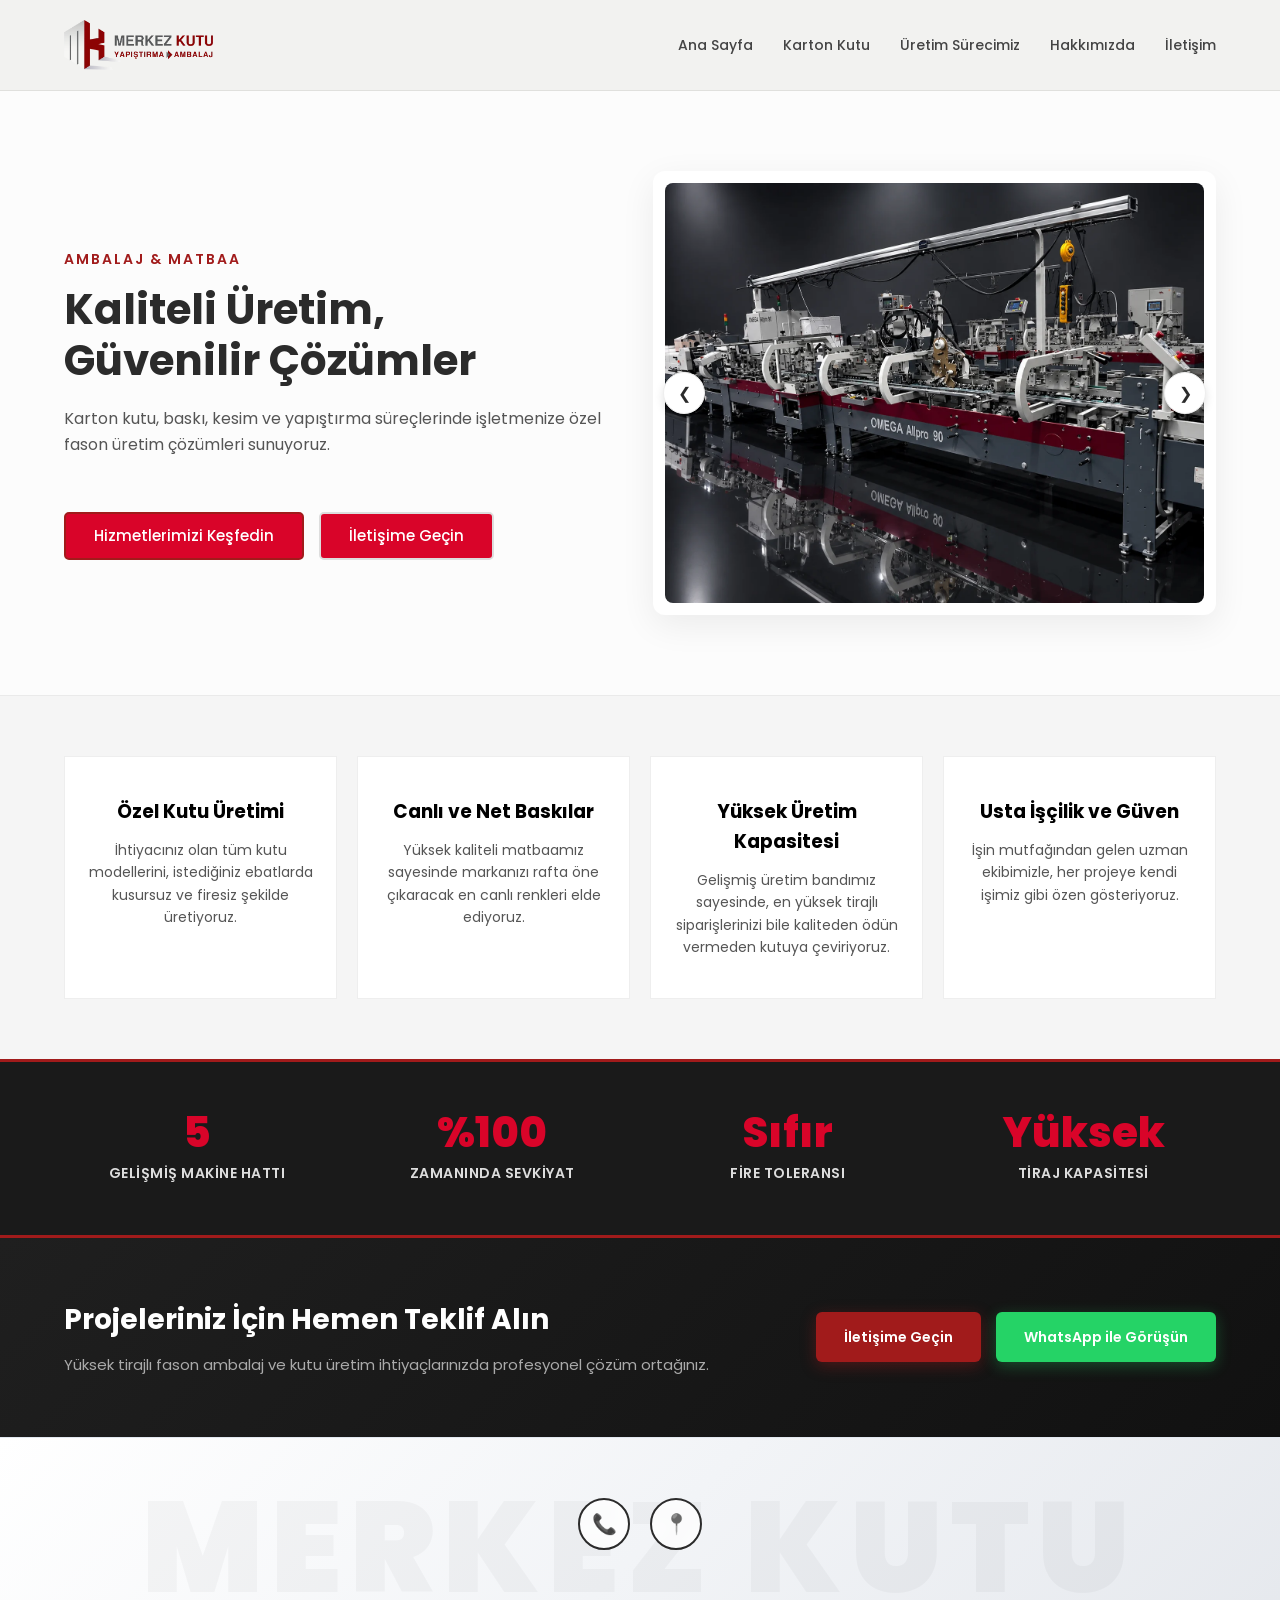
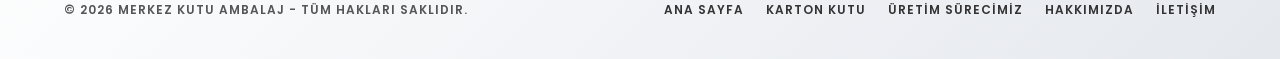
<file: index.html>
<!DOCTYPE html>
<html lang="tr">

<head>
  <meta charset="UTF-8">
  <meta name="viewport" content="width=device-width, initial-scale=1.0">
  <title>Merkez Kutu | Ambalaj & Matbaa</title>

  <link rel="stylesheet" href="css/global.css">
  <link rel="stylesheet" href="css/index.css">

  <link href="https://fonts.googleapis.com/css2?family=Poppins:wght@300;400;500;600;700&display=swap" rel="stylesheet">
</head>
<script src="js/app.js">

</script>

<body>

  <!-- NAVBAR -->
  <header class="navbar">
    <div class="container nav-content">

      <!-- LOGO -->
      <a href="index.html" class="logo">
        <img src="images/optimize/logo_merkez.webp" alt="Merkez Kutu Logo">
      </a>

      <nav>
        <div class="menu-toggle" id="menu-btn">
          ☰
        </div>

        <ul class="nav-links" id="nav-menu">
          <li><a href="index.html">Ana Sayfa</a></li>
          <li><a href="kartonkutu.html">Karton Kutu</a></li>
          <li><a href="uretim.html">Üretim Sürecimiz</a></li>
          <li><a href="hakkimizda.html">Hakkımızda</a></li>
          <li><a href="iletisim.html">İletişim</a></li>
        </ul>
      </nav>

    </div>
  </header>




  <section class="hero-section">
    <div class="container hero-container">

      <!-- Sol Sütun: Metin ve Butonlar -->
      <div class="hero-content">
        <span class="hero-category">AMBALAJ & MATBAA</span>
        <h1 class="hero-title">Kaliteli Üretim,<br>Güvenilir Çözümler</h1>
        <p class="hero-description">
          Karton kutu, baskı, kesim ve yapıştırma süreçlerinde işletmenize özel fason üretim çözümleri sunuyoruz.
        </p>
        <div class="hero-buttons">
          <!-- "Üretim Sürecimiz" sayfasına veya ilgili bölüme yönlendirir -->
          <a href="uretim.html" class="btn hero-btn-primary">Hizmetlerimizi Keşfedin</a>
          <a href="iletisim.html" class="btn hero-btn-outline">İletişime Geçin</a>
        </div>
      </div>

      <!-- Sağ Sütun: Makine Slider -->
      <div class="hero-slider-wrapper">

        <div class="hero-slide active">
          <img src="images/optimize/std90mk.webp" alt="Omega Allpro 90 Yapıştırma Makinesi">
        </div>

        <div class="hero-slide">
          <img src="images/optimize/std110mk.webp" alt="Omega Allpro 110 Yapıştırma Makinesi">
        </div>

        <div class="hero-slide">
          <img src="images/optimize/stdasestat.webp" alt="Asetat Makinesi">
        </div>

        <div class="hero-slide">
          <img src="images/optimize/stdbobs.webp" alt="Asetat Makinesi">
        </div>

        <div class="hero-slide">
          <img src="images/optimize/stdofset.webp" alt="Asetat Makinesi">
        </div>



        <!-- Slider Kontrolleri -->
        <button class="hero-slider-arrow prev-arrow" type="button" aria-label="Önceki Görsel">&#10094;</button>
        <button class="hero-slider-arrow next-arrow" type="button" aria-label="Sonraki Görsel">&#10095;</button>

      </div>
    </div>
  </section>



  <!-- HİZMET BAŞLIKLARI -->
  <section class="categories">
    <div class="container">

      <div class="category-grid">
        <a href="kartonkutu.html" class="feature-card-link">
          <div class="category-card">
            <h3>Özel Kutu Üretimi</h3>
            <p>İhtiyacınız olan tüm kutu modellerini, istediğiniz ebatlarda kusursuz ve firesiz şekilde üretiyoruz.</p>
          </div>
        </a>

        <a href="uretim.html" class="feature-card-link">
          <div class="category-card">
            <h3>Canlı ve Net Baskılar</h3>
            <p>Yüksek kaliteli matbaamız sayesinde markanızı rafta öne çıkaracak en canlı renkleri elde ediyoruz.</p>
          </div>
        </a>

        <a href="uretim.html" class="feature-card-link">
          <div class="category-card">
            <h3>Yüksek Üretim Kapasitesi</h3>
            <p>Gelişmiş üretim bandımız sayesinde, en yüksek tirajlı siparişlerinizi bile kaliteden ödün vermeden kutuya
              çeviriyoruz.
            </p>
          </div>
        </a>

        <a href="hakkimizda.html" class="feature-card-link">
          <div class="category-card">
            <h3>Usta İşçilik ve Güven</h3>
            <p>İşin mutfağından gelen uzman ekibimizle, her projeye kendi işimiz gibi özen gösteriyoruz.</p>
          </div>
        </a>
      </div>

    </div>
  </section>

  <section class="stats-counter-section">
    <div class="container stats-grid">

      <div class="stat-item">
        <span class="stat-number">5</span>
        <span class="stat-label">Gelişmiş Makine Hattı</span>
      </div>

      <div class="stat-item">
        <span class="stat-number">%100</span>
        <span class="stat-label">Zamanında Sevkiyat</span>
      </div>

      <div class="stat-item">
        <span class="stat-number">Sıfır</span>
        <span class="stat-label">Fire Toleransı</span>
      </div>

      <div class="stat-item">
        <span class="stat-number">Yüksek</span>
        <span class="stat-label">Tiraj Kapasitesi</span>
      </div>

    </div>
  </section>

  <!-- 4. MADDE: DİNAMİK HIZLI TEKLİF & WHATSAPP CTA ŞERİDİ -->
  <section class="cta-banner-section">
    <div class="container cta-banner-content">
      <div class="cta-text">
        <h2>Projeleriniz İçin Hemen Teklif Alın</h2>
        <p>Yüksek tirajlı fason ambalaj ve kutu üretim ihtiyaçlarınızda profesyonel çözüm ortağınız.</p>
      </div>
      <div class="cta-buttons">
        <a href="iletisim.html" class="cta-btn-primary">İletişime Geçin</a>
        <a href="https://wa.me/905321797157" target="_blank" class="cta-btn-whatsapp">WhatsApp ile Görüşün</a>
      </div>
    </div>
  </section>

  <!-- MERKEZ KUTU'YA ÖZEL MODERN & MİNİMALİST FOOTER -->
  <footer class="custom-minimal-footer">

    <!-- Arka Plan Dev Filigran Yazısı -->
    <div class="footer-watermark">MERKEZ KUTU</div>

    <div class="container footer-content-wrapper">

      <!-- Ortadaki İletişim / Sosyal İkonlar -->
      <div class="footer-social-icons">

        <a href="tel:+905321797157" class="icon-circle" title="Bizi Arayın">
          <span class="icon">📞</span>
        </a>
        <a href="https://maps.app.goo.gl/C3YtiwwTtR3VLSMp7" target="_blank" class="icon-circle" title="Konum">
          <span class="icon">📍</span>
        </a>
      </div>

      <!-- Alt Bilgi ve Linkler Şeridi -->
      <div class="footer-bottom-row">

        <!-- Sol: Telif Hakkı -->
        <div class="footer-copyright">
          © 2026 MERKEZ KUTU AMBALAJ - TÜM HAKLARI SAKLIDIR.
        </div>

        <!-- Sağ: Hızlı Menü -->
        <nav class="footer-nav-links">
          <a href="index.html">ANA SAYFA</a>
          <a href="kartonkutu.html">KARTON KUTU</a>
          <a href="uretim.html">ÜRETİM SÜRECİMİZ</a>
          <a href="hakkimizda.html">HAKKIMIZDA</a>
          <a href="iletisim.html">İLETİŞİM</a>
        </nav>

      </div>

    </div>
  </footer>


  <script>
    document.addEventListener("DOMContentLoaded", function () {
      const slides = document.querySelectorAll(".slide");
      const prevBtn = document.querySelector(".prev-arrow");
      const nextBtn = document.querySelector(".next-arrow");

      // Başlangıçta gösterilecek slaytın sırası (0 = ilk slayt)
      let currentIndex = 0;

      function showSlide(index) {
        // Tüm slaytlardan görünürlük sınıfını kaldır
        slides.forEach(slide => slide.classList.remove("active"));
        // Sadece sırası gelen slayta görünürlük sınıfını ekle
        slides[index].classList.add("active");
      }

      // Ok butonları ve slaytlar sayfada varsa tıklama olaylarını başlat
      if (nextBtn && prevBtn && slides.length > 0) {

        // Sağ ok - Sonraki Slayt
        nextBtn.addEventListener("click", function () {
          currentIndex = (currentIndex + 1) % slides.length;
          showSlide(currentIndex);
        });

        // Sol ok - Önceki Slayt
        prevBtn.addEventListener("click", function () {
          currentIndex = (currentIndex - 1 + slides.length) % slides.length;
          showSlide(currentIndex);
        });
      }
    });
  </script>




</body>

</html>
</file>
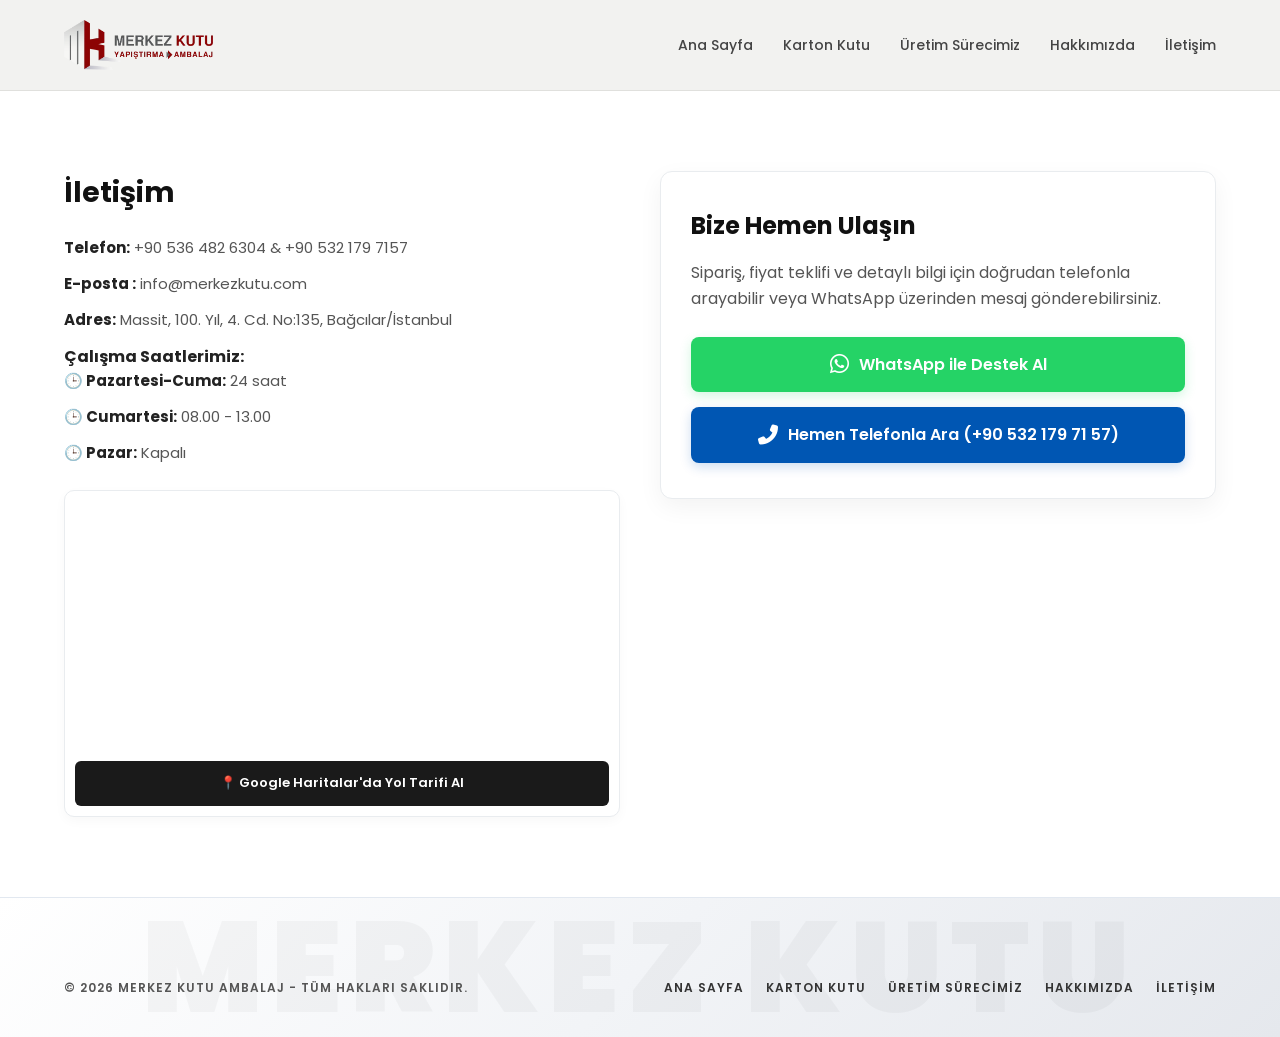
<file: iletisim.html>
<!DOCTYPE html>
<html lang="tr">

<head>
  <meta charset="UTF-8">
  <meta name="viewport" content="width=device-width, initial-scale=1.0">
  <title>İletişim | Merkez Kutu</title>
  <link rel="stylesheet" href="css/global.css">
  <link rel="stylesheet" href="css/iletisim.css">
  <link href="https://fonts.googleapis.com/css2?family=Poppins:wght@300;400;500;600;700&display=swap" rel="stylesheet">
  <!-- WhatsApp ve Telefon ikonları için FontAwesome kütüphanesi -->
  <link rel="stylesheet" href="https://cdnjs.cloudflare.com/ajax/libs/font-awesome/6.4.0/css/all.min.css">
</head>

<body>
  <header class="navbar">
    <div class="container nav-content">
      <a href="index.html" class="logo">
        <img src="images/optimize/logo_merkez.webp" alt="Merkez Kutu Logo">
      </a>
      <nav>
        <div class="menu-toggle" id="menu-btn">
          ☰
        </div>
        <ul class="nav-links" id="nav-menu">
          <li><a href="index.html">Ana Sayfa</a></li>
          <li><a href="kartonkutu.html">Karton Kutu</a></li>
          <li><a href="uretim.html">Üretim Sürecimiz</a></li>
          <li><a href="hakkimizda.html">Hakkımızda</a></li>
          <li><a href="iletisim.html">İletişim</a></li>
        </ul>
      </nav>
    </div>
  </header>

  <section class="contact-page">
    <div class="container contact-grid">

      <!-- SOL TARAF: İLETİŞİM BİLGİLERİ VE HARİTA -->
      <div class="contact-info">
        <h1>İletişim</h1>
        <p><strong>Telefon:</strong>
          <a href="tel:+905364826304" style="color: inherit; text-decoration: none;">+90 536 482 6304</a> &
          <a href="tel:+905321797157" style="color: inherit; text-decoration: none;">+90 532 179 7157</a>
        </p>
        <p><strong>E-posta :</strong> info@merkezkutu.com</p>
        <p><strong>Adres:</strong> Massit, 100. Yıl, 4. Cd. No:135, Bağcılar/İstanbul</p>
        <strong>Çalışma Saatlerimiz:</strong>
        <p><strong>🕒 Pazartesi-Cuma:</strong> 24 saat</p>
        <p><strong>🕒 Cumartesi:</strong> 08.00 - 13.00</p>
        <p><strong>🕒 Pazar:</strong> Kapalı</p>

        <!-- HARİTA & YOL TARİFİ -->
        <div class="map-wrapper">
          <div class="map">
            <iframe
              src="https://www.google.com/maps/embed?pb=!1m18!1m12!1m3!1d3008.3492017328244!2d28.845393183282354!3d41.06135894228082!2m3!1f0!2f0!3f0!3m2!1i1024!2i768!4f13.1!3m3!1m2!1s0x14caa550d03d4215%3A0x1f77fd8eadb097ad!2zTWFzc2l0LCAxMDAuIFnEsWwsIDQuIENkLiBObzoxMzUsIDM0MjE4IEJhxJ9jxLFsYXIvxLBzdGFuYnVs!5e0!3m2!1str!2str!4v1793129519367!5m2!1str!2str"
              width="100%" height="250" style="border:0;" allowfullscreen="" loading="lazy"
              referrerpolicy="strict-origin-when-cross-origin">
            </iframe>
          </div>
          <!-- Google Maps Yol Tarifi Butonu -->
          <a href="https://maps.app.goo.gl/S49PDVV7nP7Pi7ia8" target="_blank" class="directions-btn">
            📍 Google Haritalar'da Yol Tarifi Al
          </a>
        </div>
      </div> <!-- /.contact-info -->

      <!-- SAĞ TARAF: HIZLI İLETİŞİM (WHATSAPP & TELEFON BUTONLARI) -->
      <div class="contact-form-wrapper">
        <div class="contact-form">
          <h2>Bize Hemen Ulaşın</h2>
          <p style="margin-bottom: 25px; color: #555;">Sipariş, fiyat teklifi ve detaylı bilgi için doğrudan telefonla
            arayabilir veya WhatsApp üzerinden mesaj gönderebilirsiniz.</p>

          <div class="quick-contact-buttons" style="display: flex; flex-direction: column; gap: 15px;">
            <!-- WhatsApp 1 -->
            <a href="https://wa.me/905364826304?text=Merhaba,%20web%20sitenizden%20ula%C5%9F%C4%B1yorum.%20Bilgi%20almak%20istiyorum."
              target="_blank" class="whatsapp-btn"
              style="background-color: #25d366; color: white; padding: 15px 20px; border-radius: 8px; text-decoration: none; font-weight: 600; display: flex; align-items: center; justify-content: center; gap: 10px; font-size: 16px; transition: 0.3s;">
              <i class="fab fa-whatsapp" style="font-size: 22px;"></i> WhatsApp ile Destek Al
            </a>

            <!-- Telefon Arama -->
            <a href="tel:+905364826304" class="phone-btn"
              style="background-color: #0056b3; color: white; padding: 15px 20px; border-radius: 8px; text-decoration: none; font-weight: 600; display: flex; align-items: center; justify-content: center; gap: 10px; font-size: 16px; transition: 0.3s;">
              <i class="fas fa-phone-alt" style="font-size: 20px;"></i> Hemen Telefonla Ara (+90 532 179 71 57)
            </a>

            <!-- Telefon Arama 2 -->

          </div>
        </div>
      </div>

    </div>
  </section>

  <!-- FOOTER (Esnek & Ortak) -->
  <footer class="custom-minimal-footer">
    <!-- Arka plan dev filigran yazı (global.css ile çalışır) -->
    <div class="footer-watermark">MERKEZ KUTU</div>

    <div class="container footer-content-wrapper">
      <!-- Alt Satır (Telif Hakkı ve Sayfa Linkleri) -->
      <div class="footer-bottom-row">
        <div class="footer-copyright">© 2026 MERKEZ KUTU AMBALAJ - TÜM HAKLARI SAKLIDIR.</div>
        <nav class="footer-nav-links">
          <a href="index.html">ANA SAYFA</a>
          <a href="kartonkutu.html">KARTON KUTU</a>
          <a href="uretim.html">ÜRETİM SÜRECİMİZ</a>
          <a href="hakkimizda.html">HAKKIMIZDA</a>
          <a href="iletisim.html">İLETİŞİM</a>
        </nav>
      </div>
    </div>
  </footer>

  <!-- JavaScript Dosyaları -->
  <script src="js/app.js"></script>
</body>

</html>
</file>
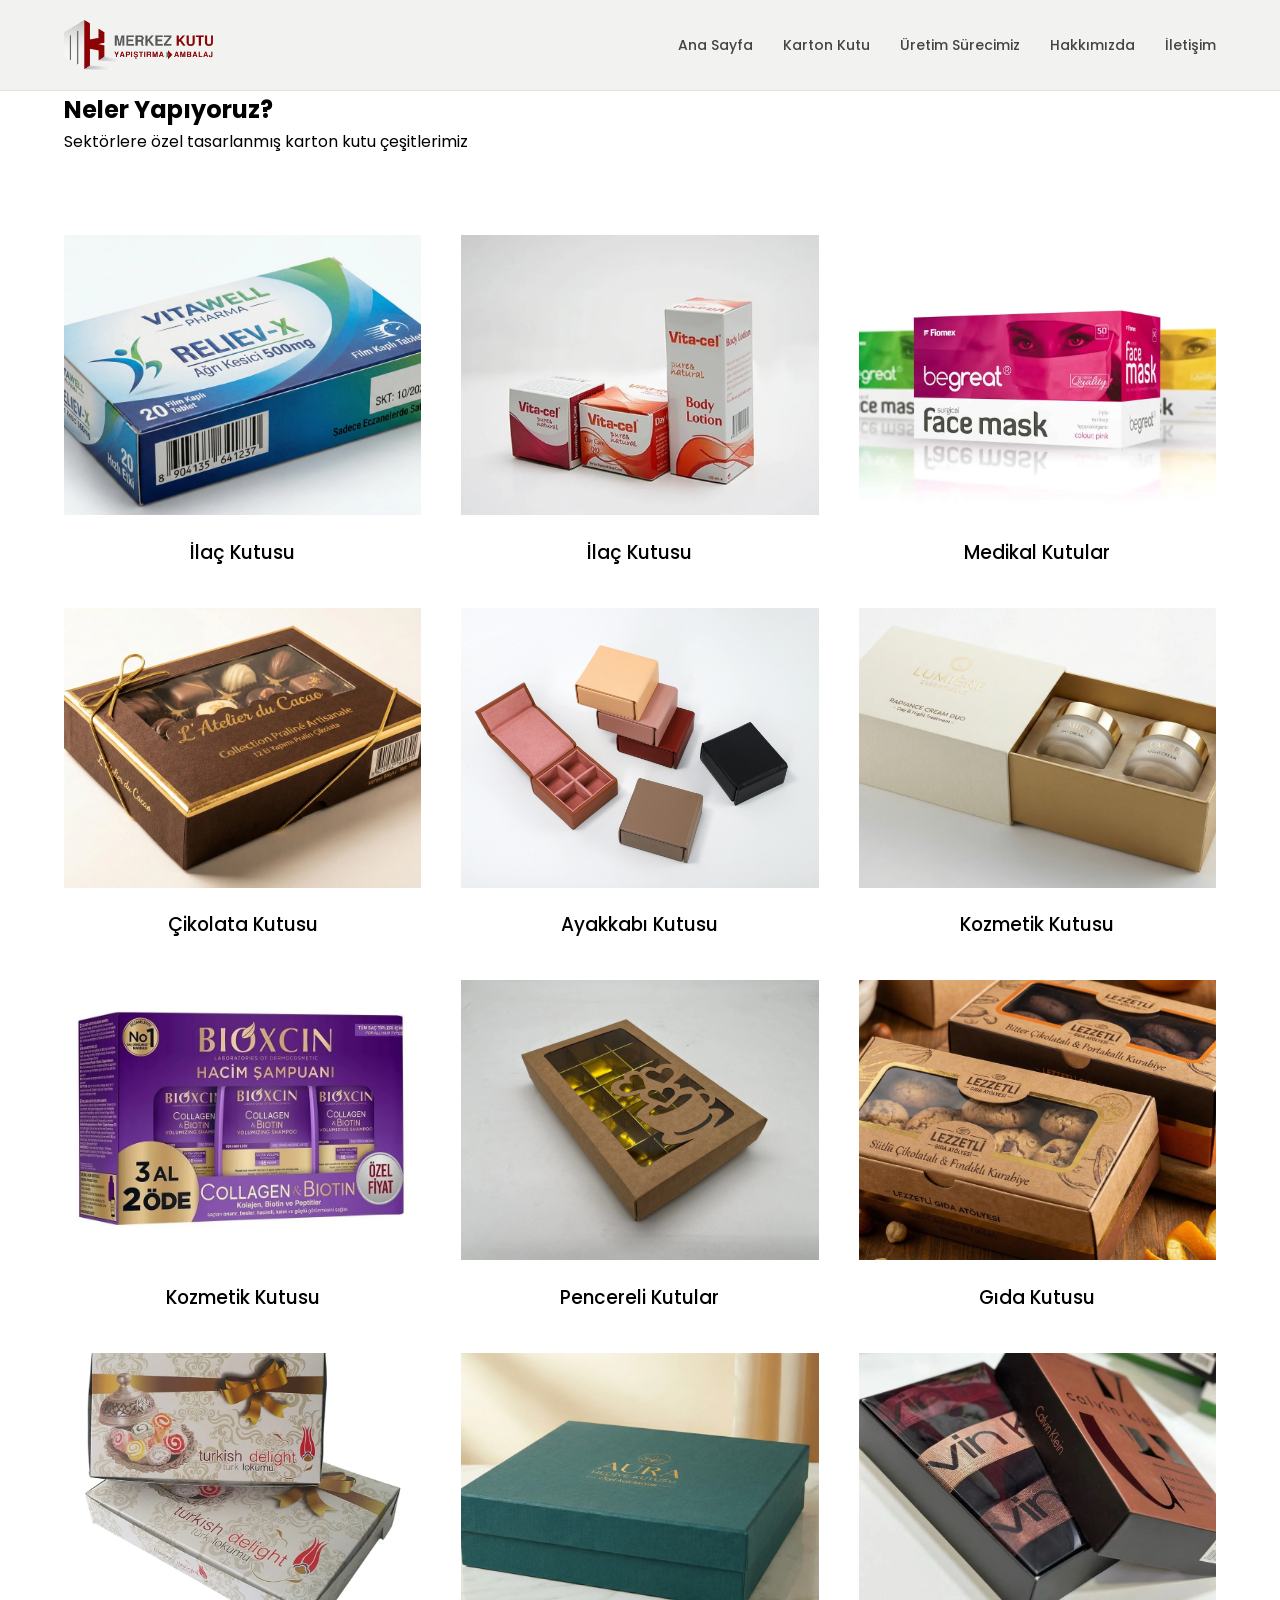
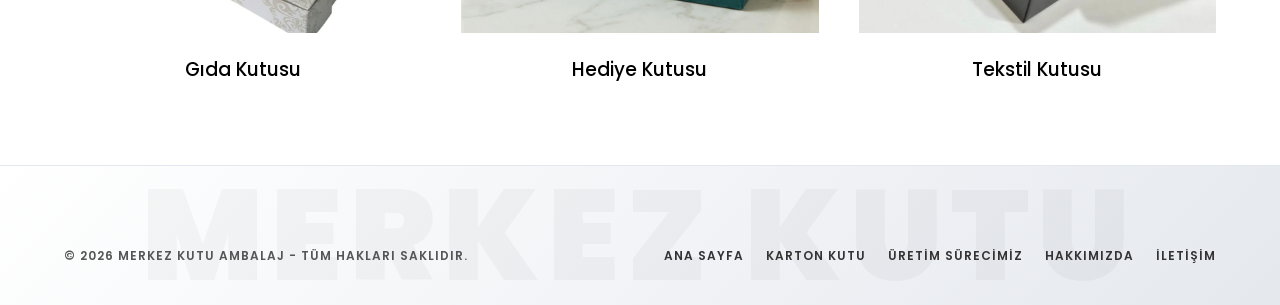
<file: kartonkutu.html>
<!DOCTYPE html>
<html lang="tr">

<head>
  <meta charset="UTF-8">
  <meta name="viewport" content="width=device-width, initial-scale=1.0">
  <title>Karton Kutu | Merkez Kutu</title>
  <link rel="stylesheet" href="css/global.css">
  <link rel="stylesheet" href="css/kartonkutu.css">
  <link href="https://fonts.googleapis.com/css2?family=Poppins:wght@300;400;500;600;700&display=swap" rel="stylesheet">
</head>
<script src="js/app.js"></script>

<body>

  <header class="navbar">
    <div class="container nav-content">
      <a href="index.html" class="logo">
        <img src="images/optimize/logo_merkez.webp" alt="Merkez Kutu Logo">
      </a>
      <nav>
        <div class="menu-toggle" id="menu-btn"> <!-- menü butonu -->
          ☰
        </div>
        <ul class="nav-links" id="nav-menu">
          <li><a href="index.html">Ana Sayfa</a></li>
          <li><a href="kartonkutu.html">Karton Kutu</a></li>
          <li><a href="uretim.html">Üretim Sürecimiz</a></li>
          <li><a href="hakkimizda.html">Hakkımızda</a></li>
          <li><a href="iletisim.html">İletişim</a></li>
        </ul>
      </nav>
    </div>
  </header>

  <section class="page-hero">
    <div class="container">
      <h1>Neler Yapıyoruz?</h1>
      <p>Sektörlere özel tasarlanmış karton kutu çeşitlerimiz</p>
    </div>
  </section>

  <section class="catalog-section">
    <div class="container">

      <div class="catalog-grid">

        <div class="catalog-item">
          <img src="images/optimize/ilaç-kutusu.webp" alt="İlaç Kutusu">
          <h3>İlaç Kutusu</h3>
        </div>

        <div class="catalog-item">
          <img src="images/optimize/ilaç-kutusu1.webp" alt="İlaç Kutusu">
          <h3>İlaç Kutusu</h3>
        </div>

        <div class="catalog-item">
          <img src="images/optimize/maskekutusu.webp" alt="Medikal Kutular">
          <h3>Medikal Kutular</h3>
        </div>

        <div class="catalog-item">
          <img src="images/optimize/çikolatakutusu.webp" alt="Çikolata Kutusu">
          <h3>Çikolata Kutusu</h3>
        </div>

        <div class="catalog-item">
          <img src="images/optimize/hediyelikutu.webp" alt="Hediyelik Kutu">
          <h3>Ayakkabı Kutusu</h3>
        </div>

        <div class="catalog-item">
          <img src="images/optimize/kozmetik.webp" alt="Kozmetik Kutusu">
          <h3>Kozmetik Kutusu</h3>
        </div>

        <div class="catalog-item">
          <img src="images/optimize/bioxcin1kutusu.webp" alt="Kozmetik Kutusu">
          <h3>Kozmetik Kutusu</h3>
        </div>

        <div class="catalog-item">
          <img src="images/optimize/pencerelikutu.webp" alt="Pencereli Kutular">
          <h3>Pencereli Kutular</h3>
        </div>

        <div class="catalog-item">
          <img src="images/optimize/gıdakutusu.webp" alt="Gıda Kutusu">
          <h3>Gıda Kutusu</h3>
        </div>

        <div class="catalog-item">
          <img src="images/optimize/lokum1kutusu.webp" alt="Gıda Kutusu">
          <h3>Gıda Kutusu</h3>
        </div>

        <div class="catalog-item">
          <img src="images/optimize/hediyelikkutu.webp" alt="Hediye Kutusu">
          <h3>Hediye Kutusu</h3>
        </div>

        <div class="catalog-item">
          <img src="images/optimize/boxerkutusu.webp" alt="Tekstil Kutusu">
          <h3>Tekstil Kutusu</h3>
        </div>





      </div>

    </div>
  </section>

  <footer class="custom-minimal-footer">
    <div class="footer-watermark">MERKEZ KUTU</div>
    <div class="container footer-content-wrapper">

      <div class="footer-bottom-row">
        <div class="footer-copyright">© 2026 MERKEZ KUTU AMBALAJ - TÜM HAKLARI SAKLIDIR.</div>
        <nav class="footer-nav-links">
          <a href="index.html">ANA SAYFA</a>
          <a href="kartonkutu.html">KARTON KUTU</a>
          <a href="uretim.html">ÜRETİM SÜRECİMİZ</a>
          <a href="hakkimizda.html">HAKKIMIZDA</a>
          <a href="iletisim.html">İLETİŞİM</a>
        </nav>
      </div>
    </div>
  </footer>
</body>

</html>
</file>
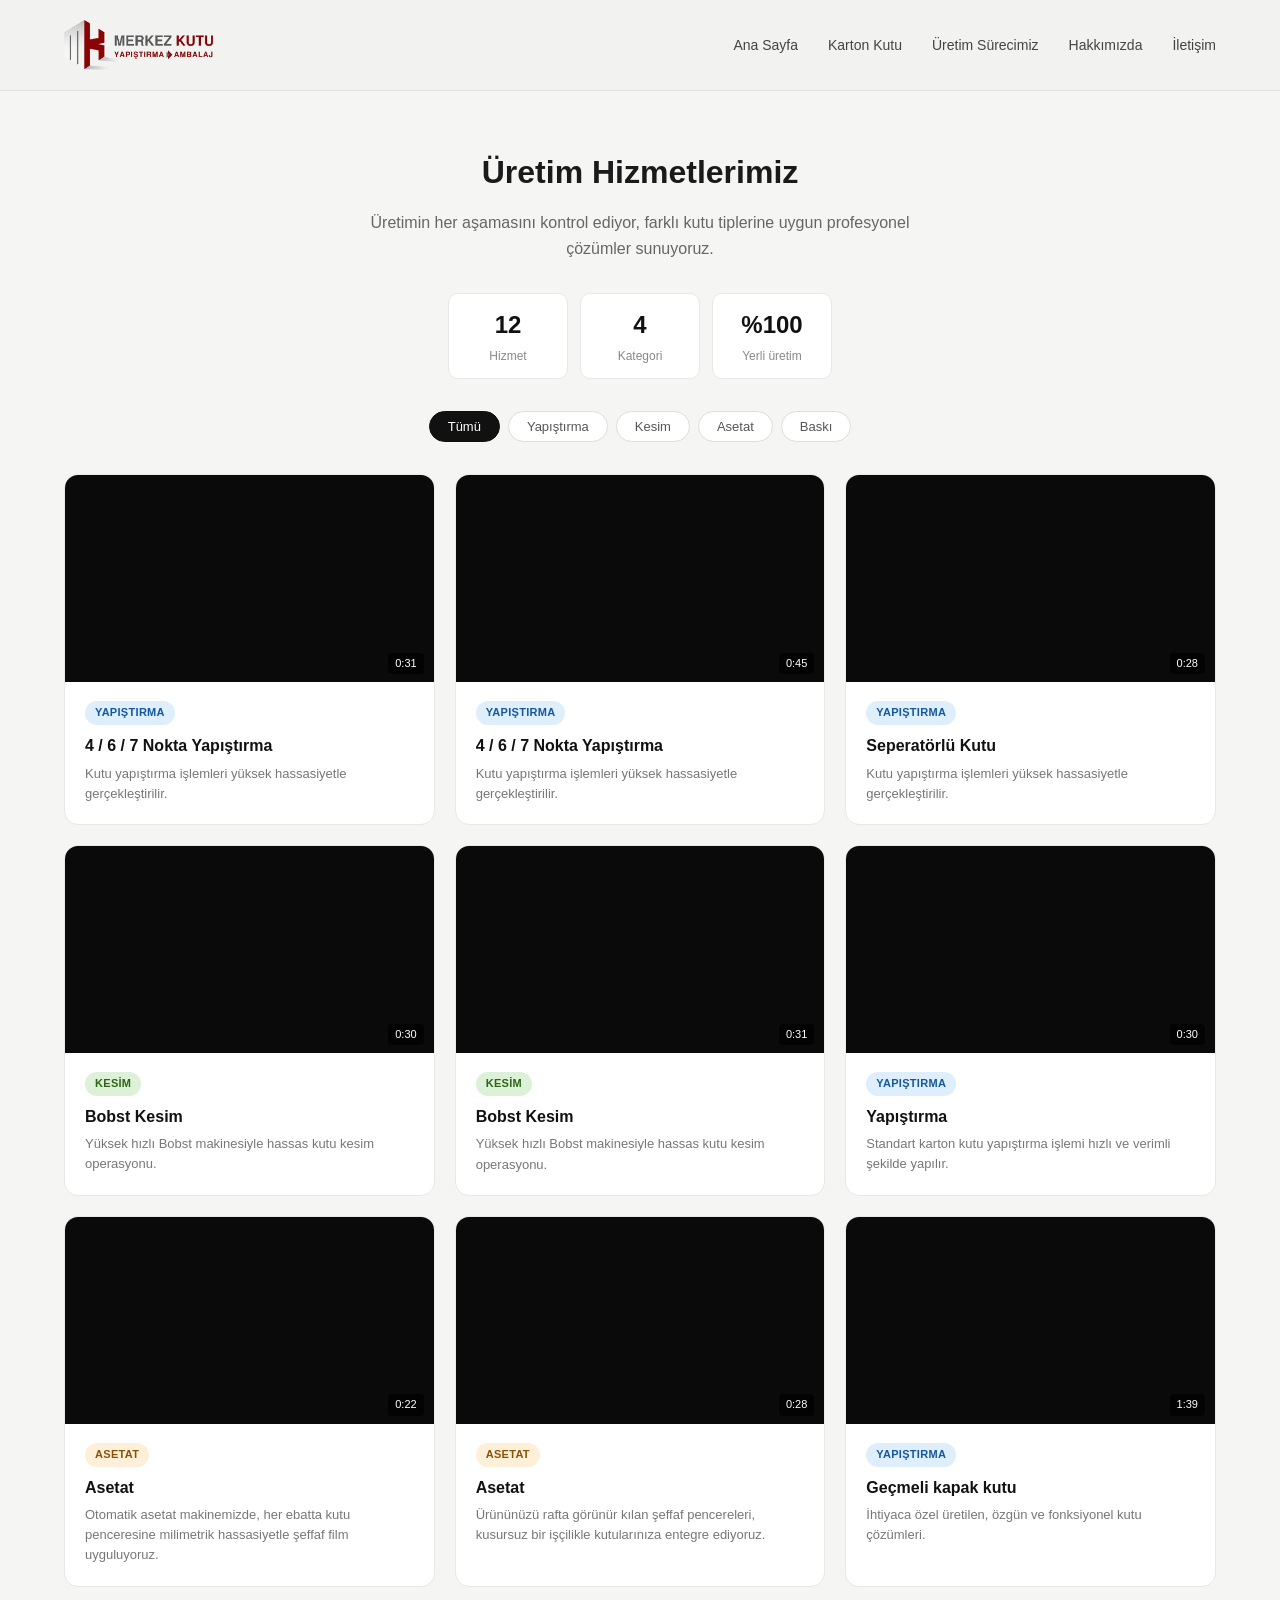
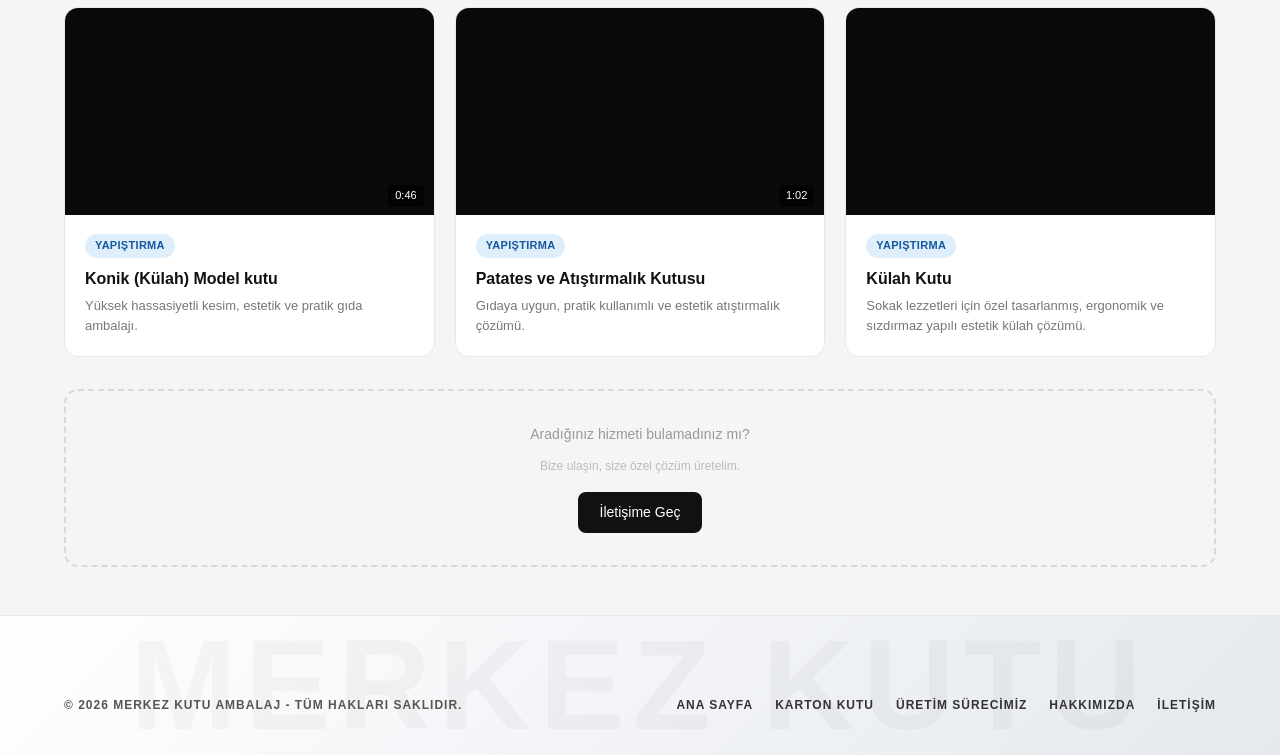
<file: uretim.html>
<!DOCTYPE html>
<html lang="tr">

<head>
  <meta charset="UTF-8" />
  <meta name="viewport" content="width=device-width, initial-scale=1.0" />
  <title>Üretim Sürecimiz – Merkez Kutu</title>
  <link rel="stylesheet" href="css/global.css" />
  <link rel="stylesheet" href="css/uretim.css">
  <link href="https://fonts.googleapis.com/css2?family=Poppins:wght@300;400;500;600;700&display=swap" rel="stylesheet">
</head>

<body>

  <!-- NAV -->
  <header class="navbar">
    <div class="container nav-content">

      <a href="index.html" class="logo">
        <img src="images/optimize/logo_merkez.webp" alt="Merkez Kutu Logo">
      </a>

      <nav>
        <div class="menu-toggle" id="menu-btn"> <!-- menü butonu -->
          ☰
        </div>
        <ul class="nav-links" id="nav-menu">
          <li><a href="index.html">Ana Sayfa</a></li>
          <li><a href="kartonkutu.html">Karton Kutu</a></li>
          <li><a href="uretim.html">Üretim Sürecimiz</a></li>
          <li><a href="hakkimizda.html">Hakkımızda</a></li>
          <li><a href="iletisim.html">İletişim</a></li>
        </ul>
      </nav>
    </div>
  </header>

  <!-- HERO -->
  <section class="hero">
    <h1>Üretim Hizmetlerimiz</h1>
    <p>Üretimin her aşamasını kontrol ediyor, farklı kutu tiplerine uygun profesyonel çözümler sunuyoruz.</p>
  </section>

  <!-- STATS -->
  <div class="stats">
    <div class="stat">
      <div class="num" id="visible-count">12</div>
      <div class="lbl">Hizmet</div>
    </div>
    <div class="stat">
      <div class="num">4</div>
      <div class="lbl">Kategori</div>
    </div>
    <div class="stat">
      <div class="num">%100</div>
      <div class="lbl">Yerli üretim</div>
    </div>
  </div>

  <!-- FILTERS -->
  <div class="filters">
    <button class="filter-btn active" data-filter="all">Tümü</button>
    <button class="filter-btn" data-filter="yapistirma">Yapıştırma</button>
    <button class="filter-btn" data-filter="kesim">Kesim</button>
    <button class="filter-btn" data-filter="asetat">Asetat</button>
    <button class="filter-btn" data-filter="baski">Baskı</button>
  </div>

  <!-- VIDEO GRID -->
  <div class="grid" id="video-grid">

    <!-- KART 1 -->
    <article class="video-card" data-cat="yapistirma">
      <div class="video-thumb">
        <iframe width="100%" height="100%" src="https://www.youtube.com/embed/MbU97jxXKBU" loading="lazy"
          title="4 / 6 / 7 Nokta Yapıştırma" frameborder="0"
          allow="accelerometer; autoplay; clipboard-write; encrypted-media; gyroscope; picture-in-picture; web-share"
          referrerpolicy="strict-origin-when-cross-origin" allowfullscreen>
        </iframe>
        <span class="duration">0:31</span>
      </div>
      <div class="card-body">
        <span class="card-tag tag-yapistirma">Yapıştırma</span>
        <div class="card-title">4 / 6 / 7 Nokta Yapıştırma</div>
        <div class="card-desc">Kutu yapıştırma işlemleri yüksek hassasiyetle gerçekleştirilir.</div>
      </div>
    </article>

    <!-- KART 2 -->
    <article class="video-card" data-cat="yapistirma">
      <div class="video-thumb">
        <iframe width="100%" height="100%" src="https://www.youtube.com/embed/zxz-Ow8r59o" loading="lazy"
          title="4 / 6 / 7 Nokta Yapıştırma" frameborder="0"
          allow="accelerometer; autoplay; clipboard-write; encrypted-media; gyroscope; picture-in-picture; web-share"
          referrerpolicy="strict-origin-when-cross-origin" allowfullscreen>
        </iframe>
        <span class="duration">0:45</span>
      </div>
      <div class="card-body">
        <span class="card-tag tag-yapistirma">Yapıştırma</span>
        <div class="card-title">4 / 6 / 7 Nokta Yapıştırma</div>
        <div class="card-desc">Kutu yapıştırma işlemleri yüksek hassasiyetle gerçekleştirilir.</div>
      </div>
    </article>

    <!-- KART 3 -->
    <article class="video-card" data-cat="yapistirma">
      <div class="video-thumb">
        <iframe width="100%" height="100%" src="https://www.youtube.com/embed/F-qo0UvUx2w" loading="lazy"
          title="Seperatörlü Kutu" frameborder="0"
          allow="accelerometer; autoplay; clipboard-write; encrypted-media; gyroscope; picture-in-picture; web-share"
          referrerpolicy="strict-origin-when-cross-origin" allowfullscreen>
        </iframe>
        <span class="duration">0:28</span>
      </div>
      <div class="card-body">
        <span class="card-tag tag-yapistirma">Yapıştırma</span>
        <div class="card-title">Seperatörlü Kutu</div>
        <div class="card-desc">Kutu yapıştırma işlemleri yüksek hassasiyetle gerçekleştirilir.</div>
      </div>
    </article>

    <!-- KART 4 -->
    <article class="video-card" data-cat="kesim">
      <div class="video-thumb">
        <iframe width="100%" height="100%" src="https://www.youtube.com/embed/Dzd57GaunBI" loading="lazy"
          title="Bobst Kesim" frameborder="0"
          allow="accelerometer; autoplay; clipboard-write; encrypted-media; gyroscope; picture-in-picture; web-share"
          referrerpolicy="strict-origin-when-cross-origin" allowfullscreen>
        </iframe>
        <span class="duration">0:30</span>
      </div>
      <div class="card-body">
        <span class="card-tag tag-kesim">Kesim</span>
        <div class="card-title">Bobst Kesim</div>
        <div class="card-desc">Yüksek hızlı Bobst makinesiyle hassas kutu kesim operasyonu.</div>
      </div>
    </article>

    <!-- KART 5 -->
    <article class="video-card" data-cat="kesim">
      <div class="video-thumb">
        <iframe width="100%" height="100%" src="https://www.youtube.com/embed/7MV2R4rFgTg" loading="lazy"
          title="Bobst Kesim" frameborder="0"
          allow="accelerometer; autoplay; clipboard-write; encrypted-media; gyroscope; picture-in-picture; web-share"
          referrerpolicy="strict-origin-when-cross-origin" allowfullscreen>
        </iframe>
        <span class="duration">0:31</span>
      </div>
      <div class="card-body">
        <span class="card-tag tag-kesim">Kesim</span>
        <div class="card-title">Bobst Kesim</div>
        <div class="card-desc">Yüksek hızlı Bobst makinesiyle hassas kutu kesim operasyonu.</div>
      </div>
    </article>

    <!-- KART 6 -->
    <article class="video-card" data-cat="yapistirma">
      <div class="video-thumb">
        <iframe width="100%" height="100%" src="https://www.youtube.com/embed/-s_CL6GShGk" loading="lazy"
          title="Yapıştırma" frameborder="0"
          allow="accelerometer; autoplay; clipboard-write; encrypted-media; gyroscope; picture-in-picture; web-share"
          referrerpolicy="strict-origin-when-cross-origin" allowfullscreen>
        </iframe>
        <span class="duration">0:30</span>
      </div>
      <div class="card-body">
        <span class="card-tag tag-yapistirma">Yapıştırma</span>
        <div class="card-title">Yapıştırma</div>
        <div class="card-desc">Standart karton kutu yapıştırma işlemi hızlı ve verimli şekilde yapılır.</div>
      </div>
    </article>

    <!-- KART 7 -->
    <article class="video-card" data-cat="asetat">
      <div class="video-thumb">
        <iframe width="100%" height="100%" src="https://www.youtube.com/embed/GiWan0jOER8" loading="lazy" title="Asetat"
          frameborder="0"
          allow="accelerometer; autoplay; clipboard-write; encrypted-media; gyroscope; picture-in-picture; web-share"
          referrerpolicy="strict-origin-when-cross-origin" allowfullscreen>
        </iframe>
        <span class="duration">0:22</span>
      </div>
      <div class="card-body">
        <span class="card-tag tag-asetat">Asetat</span>
        <div class="card-title">Asetat</div>
        <div class="card-desc">Otomatik asetat makinemizde, her ebatta kutu penceresine milimetrik hassasiyetle şeffaf
          film uyguluyoruz.</div>
      </div>
    </article>

    <!-- KART 8 -->
    <article class="video-card" data-cat="asetat">
      <div class="video-thumb">
        <iframe width="100%" height="100%" src="https://www.youtube.com/embed/tJneQWLI82Q" loading="lazy" title="Asetat"
          frameborder="0"
          allow="accelerometer; autoplay; clipboard-write; encrypted-media; gyroscope; picture-in-picture; web-share"
          referrerpolicy="strict-origin-when-cross-origin" allowfullscreen>
        </iframe>
        <span class="duration">0:28</span>
      </div>
      <div class="card-body">
        <span class="card-tag tag-asetat">Asetat</span>
        <div class="card-title">Asetat</div>
        <div class="card-desc">Ürününüzü rafta görünür kılan şeffaf pencereleri, kusursuz bir işçilikle kutularınıza
          entegre ediyoruz.</div>
      </div>
    </article>

    <!-- KART 9 -->
    <article class="video-card" data-cat="yapistirma">
      <div class="video-thumb">
        <iframe width="100%" height="100%" src="https://www.youtube.com/embed/spcs-NCd8-k" loading="lazy"
          title="Geçmeli kapak kutu" frameborder="0"
          allow="accelerometer; autoplay; clipboard-write; encrypted-media; gyroscope; picture-in-picture; web-share"
          referrerpolicy="strict-origin-when-cross-origin" allowfullscreen>
        </iframe>
        <span class="duration">1:39</span>
      </div>
      <div class="card-body">
        <span class="card-tag tag-yapistirma">Yapıştırma</span>
        <div class="card-title">Geçmeli kapak kutu</div>
        <div class="card-desc">İhtiyaca özel üretilen, özgün ve fonksiyonel kutu çözümleri.</div>
      </div>
    </article>

    <!-- KART 10 -->
    <article class="video-card" data-cat="yapistirma">
      <div class="video-thumb">
        <iframe width="100%" height="100%" src="https://www.youtube.com/embed/uPf_i0q1A8g" loading="lazy"
          title="Konik (Külah) Model kutu" frameborder="0"
          allow="accelerometer; autoplay; clipboard-write; encrypted-media; gyroscope; picture-in-picture; web-share"
          referrerpolicy="strict-origin-when-cross-origin" allowfullscreen>
        </iframe>
        <span class="duration">0:46</span>
      </div>
      <div class="card-body">
        <span class="card-tag tag-yapistirma">Yapıştırma</span>
        <div class="card-title">Konik (Külah) Model kutu</div>
        <div class="card-desc">Yüksek hassasiyetli kesim, estetik ve pratik gıda ambalajı.</div>
      </div>
    </article>

    <!-- KART 11 -->
    <article class="video-card" data-cat="yapistirma">
      <div class="video-thumb">
        <iframe width="100%" height="100%" src="https://www.youtube.com/embed/gG9zm1Lw1NU" loading="lazy"
          title="Patates ve Atıştırmalık Kutusu" frameborder="0"
          allow="accelerometer; autoplay; clipboard-write; encrypted-media; gyroscope; picture-in-picture; web-share"
          referrerpolicy="strict-origin-when-cross-origin" allowfullscreen>
        </iframe>
        <span class="duration">1:02</span>
      </div>
      <div class="card-body">
        <span class="card-tag tag-yapistirma">Yapıştırma</span>
        <div class="card-title">Patates ve Atıştırmalık Kutusu</div>
        <div class="card-desc">Gıdaya uygun, pratik kullanımlı ve estetik atıştırmalık çözümü.</div>
      </div>
    </article>

    <!-- KART 12 -->
    <article class="video-card" data-cat="yapistirma">
      <div class="video-thumb">
        <iframe width="100%" height="100%" src="https://www.youtube.com/embed/VO0NnIBpUzc" loading="lazy"
          title="Külah Kutu" frameborder="0"
          allow="accelerometer; autoplay; clipboard-write; encrypted-media; gyroscope; picture-in-picture; web-share"
          referrerpolicy="strict-origin-when-cross-origin" allowfullscreen>
        </iframe>
      </div>
      <div class="card-body">
        <span class="card-tag tag-yapistirma">Yapıştırma</span>
        <div class="card-title">Külah Kutu</div>
        <div class="card-desc">Sokak lezzetleri için özel tasarlanmış, ergonomik ve sızdırmaz yapılı estetik külah
          çözümü.</div>
      </div>
    </article>

  </div>

  <div class="no-results" id="no-results">Bu kategoride henüz video bulunmuyor.</div>

  <!-- CTA -->
  <div class="cta-section">
    <div class="cta-box">
      <p>Aradığınız hizmeti bulamadınız mı?</p>
      <span>Bize ulaşın, size özel çözüm üretelim.</span>
      <br>
      <a href="iletisim.html" class="cta-btn">İletişime Geç</a>
    </div>
  </div>

  <footer class="custom-minimal-footer">
    <div class="footer-watermark">MERKEZ KUTU</div>
    <div class="container footer-content-wrapper">

      <div class="footer-bottom-row">
        <div class="footer-copyright">© 2026 MERKEZ KUTU AMBALAJ - TÜM HAKLARI SAKLIDIR.</div>
        <nav class="footer-nav-links">
          <a href="index.html">ANA SAYFA</a>
          <a href="kartonkutu.html">KARTON KUTU</a>
          <a href="uretim.html">ÜRETİM SÜRECİMİZ</a>
          <a href="hakkimizda.html">HAKKIMIZDA</a>
          <a href="iletisim.html">İLETİŞİM</a>
        </nav>
      </div>
    </div>
  </footer>


  <script src="js/app.js"></script>
</body>

</html>
</file>
<file: css/global.css>
/* ================================
   TEMEL SIFIRLAMA VE GENEL AYARLAR
   ================================ */
* {
    margin: 0;
    padding: 0;
    box-sizing: border-box;
}

body {
    font-family: 'Poppins', sans-serif;
    line-height: 1.6;
}

.container {
    width: 90%;
    max-width: 1200px;
    margin: auto;
}

.hero-logo {
    max-width: 180px;
    height: auto;
    margin-bottom: 0;
}


/* ================================
   NAVBAR - ÜST MENÜ
   ================================ */
.navbar {
    background-color: #f2f2f0;
    width: 100%;
    position: relative;
    z-index: 100;
    border-bottom: 1px solid #e0e0dd;
}

/* ================================
   NAVBAR İÇERİĞİ
   ================================ */
.nav-content {
    display: flex;
    align-items: center;
    justify-content: space-between;
    min-height: 90px;
}


/* ================================
   LOGO
   ================================ */
.logo img {
    height: 50px;
    width: auto;
    display: block;
}


/* ================================
   MENÜ LİSTESİ
   ================================ */
.nav-links {
    display: flex;
    align-items: center;
    gap: 30px;
    list-style: none;
    margin: 0;
    padding: 0;
}




/* ================================
   MENÜ YAZILARI
   ================================ */
.nav-links a {
    color: #444;
    text-decoration: none;
    font-size: 14px;
    font-weight: 500;
    transition: color 0.3s ease;
}


/* ================================
   MENÜ ÜZERİNE GELİNCE
   ================================ */
.nav-links a:hover {
    color: #d90429;
}


/* ================================
   MOBİL MENÜ (HAMBURGER)
   ================================ */
.menu-toggle {
    display: none;
    /* Masaüstünde gizli */
    font-size: 30px;
    cursor: pointer;
    color: #333;
    background: none;
    border: none;
}

/* ==========================================================
   ÖZGÜN & MİNİMALİST FİLİGRANLI FOOTER (DÜZELTİLMİŞ)
   ========================================================== */

.custom-minimal-footer {
    position: relative;
    background: linear-gradient(135deg, #ffffff 0%, #f2f4f7 50%, #e5e8ed 100%);
    padding: 60px 0 40px 0;
    overflow: hidden;
    border-top: 1px solid #e2e8f0;
}

/* Arka plandaki Dev Filigran Yazı */
.footer-watermark {
    position: absolute;
    top: 50%;
    left: 50%;
    transform: translate(-50%, -50%);
    font-size: clamp(50px, 10vw, 130px);
    font-weight: 900;
    color: rgba(0, 0, 0, 0.03);
    letter-spacing: 8px;
    white-space: nowrap;
    user-select: none;
    pointer-events: none;
    text-transform: uppercase;
    z-index: 1;
}

.footer-content-wrapper {
    position: relative;
    z-index: 2;
    display: flex;
    flex-direction: column;
    align-items: center;
    gap: 30px;
}

/* İkonlar Grubu */
.footer-social-icons {
    display: flex;
    gap: 20px;
    align-items: center;
    justify-content: center;
}

/* İkon Halkaları (Esnememesi için flex-shrink ve sabit boyut eklendi) */
.icon-circle {
    width: 52px !important;
    height: 52px !important;
    min-width: 52px;
    min-height: 52px;
    flex-shrink: 0;
    border-radius: 50%;
    border: 2px solid #2b2b2b;
    display: flex;
    align-items: center;
    justify-content: center;
    text-decoration: none;
    transition: all 0.3s cubic-bezier(0.25, 0.8, 0.25, 1);
    background-color: rgba(255, 255, 255, 0.8);
    backdrop-filter: blur(4px);
}

.icon-circle .icon {
    font-size: 20px;
    line-height: 1;
    filter: grayscale(100%);
    transition: filter 0.3s ease, transform 0.3s ease;
}

.icon-circle:hover {
    border-color: #a11b1b;
    background-color: #a11b1b;
    transform: translateY(-4px);
    box-shadow: 0 8px 20px rgba(161, 27, 27, 0.25);
}

.icon-circle:hover .icon {
    filter: grayscale(0%) brightness(200%);
    transform: scale(1.1);
}

/* Alt Satır Düzeni */
.footer-bottom-row {
    width: 100%;
    display: flex;
    justify-content: space-between;
    align-items: center;
    padding-top: 20px;
    border-top: none;
}

.footer-copyright {
    font-size: 12px;
    font-weight: 600;
    color: #555555;
    letter-spacing: 1px;
}

.footer-nav-links {
    display: flex;
    gap: 22px;
}

.footer-nav-links a {
    font-size: 12px;
    font-weight: 600;
    color: #333333;
    text-decoration: none;
    letter-spacing: 1px;
    transition: color 0.3s ease;
}

.footer-nav-links a:hover {
    color: #a11b1b;
}

/* FOOTER RESPONSIVE (MOBİL UYUM) */
@media (max-width: 850px) {
    .footer-bottom-row {
        flex-direction: column-reverse;
        gap: 20px;
        text-align: center;
    }

    .footer-nav-links {
        flex-wrap: wrap;
        justify-content: center;
        gap: 15px;
    }
}


/* Sadece telefon ekranlarında geçerli olacak ayarlar */
@media (max-width: 768px) {

    .menu-toggle {
        display: block;
        /* Mobilde görünür */
    }

    .nav-links {
        display: none;
        flex-direction: column;
        width: 100%;
        background-color: #f2f2f0;
        position: absolute;
        top: 90px;
        /* Navbar'ın min-height değeriyle birebir eşlendi (90px) */
        left: 0;
        padding: 20px 0;
        text-align: center;
        z-index: 1000;
        border-bottom: 1px solid #e0e0dd;
        box-shadow: 0 10px 15px rgba(0, 0, 0, 0.05);
    }

    /* JavaScript ile .active sınıfı eklendiğinde açılır */
    .nav-links.active {
        display: flex;
    }

    .nav-links li {
        margin: 15px 0;
    }
}
</file>
<file: css/index.css>
/* HERO */


.hero-content {
    width: 100%;
    max-width: 800px;
    margin: auto;
}

/* --- HERO SECTION (YENİ ÜST BÖLÜM) --- */
.hero-section {
    background-color: #fcfcfc;
    /* Çok açık ferah gri arka plan */
    padding: 80px 0;
    border-bottom: 1px solid #eaeaea;
    overflow: hidden;
}

.hero-container {
    display: flex;
    align-items: center;
    justify-content: space-between;
    gap: 50px;
}

/* Sol Sütun - Metinler */
.hero-content {
    flex: 1;
    max-width: 550px;
}

.hero-category {
    display: inline-block;
    font-size: 14px;
    font-weight: 600;
    color: #a11b1b;
    /* Kurumsal kırmızı */
    letter-spacing: 2px;
    text-transform: uppercase;
    margin-bottom: 15px;
}

.hero-title {
    font-size: 42px;
    font-weight: 700;
    color: #2b2b2b;
    line-height: 1.2;
    margin-bottom: 20px;
}

.hero-description {
    font-size: 16px;
    color: #555555;
    line-height: 1.6;
    margin-bottom: 35px;
}

/* Butonlar */
.hero-buttons {
    display: flex;
    gap: 15px;
}

.hero-btn-primary,
.hero-btn-outline {
    display: inline-block;
    padding: 12px 28px;
    font-size: 15px;
    font-weight: 500;
    border-radius: 4px;
    text-decoration: none;
    transition: all 0.3s ease;
}

.hero-btn-primary {
    background-color: #a11b1b;
    color: #ffffff;
    border: 2px solid #a11b1b;
}

.hero-btn-primary:hover {
    background-color: #851515;
    border-color: #851515;
}

.hero-btn-outline {
    background-color: transparent;
    color: #2b2b2b;
    border: 2px solid #dddddd;
}

.hero-btn-outline:hover {
    border-color: #2b2b2b;
}

/* ==========================================================
   SAĞ SÜTUN - SLİDER KAPSAYICISI (BEYAZ KART)
   ========================================================== */
.hero-slider-wrapper {
    flex: 1;
    position: relative;
    width: 100%;
    max-width: 750px;
    /* Kartın maksimum genişliği dengelendi */
    background-color: #ffffff;
    /* Temiz stüdyo beyazı */
    border-radius: 12px;
    /* Yumuşatılmış modern köşeler */
    box-shadow: 0 10px 35px rgba(0, 0, 0, 0.07);
    /* Şık gölge efekti */
    padding: 12px;
    /* Görsel etrafındaki ince beyaz çerçeve */

    /* KRİTİK DÜZELTME 1: Taşmaları tamamen engeller */
    overflow: hidden;

    /* KRİTİK DÜZELTME 2: İçindeki elemanları tam merkeze hizalar */
    display: flex;
    align-items: center;
    justify-content: center;
}

/* =================================
   SLAYT VE MAKİNE GÖRSELİ
   ================================*/
.hero-slide {
    display: none;
    width: 100%;
    /* Slayt alanı kapsayıcıya tam oturur */
}

.hero-slide.active {
    display: block;
}

.hero-slide img {
    /* KRİTİK DÜZELTME 3: Görsel genişliğini dışarı taşmayacak şekilde kartın %100'üne sınırlar */
    width: 100%;
    max-width: 100%;

    /* Yükseklik oranı sabiti (İsteğe göre 400px - 450px arası ayarlanabilir) */
    height: 420px;

    /* Görseli ezmeden veya bozmadan kutuya tam sığdırır */
    object-fit: cover;
    object-position: center;
    border-radius: 8px;
    /* Resim köşelerini iç çerçeveyle uyumlu yapar */
    display: block;
}

/* ==========================================================
   SLİDER OK BUTONLARI HİZALAMASI
   ========================================================== */
.hero-slider-arrow {
    position: absolute;
    top: 50%;
    transform: translateY(-50%);
    background-color: #ffffff;
    color: #2b2b2b;
    border: 1px solid #eeeeee;
    width: 42px;
    height: 42px;
    border-radius: 50%;
    font-size: 16px;
    cursor: pointer;
    z-index: 10;
    box-shadow: 0 4px 10px rgba(0, 0, 0, 0.12);
    transition: all 0.3s ease;
    display: flex;
    align-items: center;
    justify-content: center;
}

.hero-slider-arrow:hover {
    background-color: #a11b1b;
    color: #ffffff;
    border-color: #a11b1b;
}

/* Okları taşan beyaz kartın iç/dış sınırına tam oturtur */
.prev-arrow {
    left: 10px;
}

.next-arrow {
    right: 10px;
}

/* Yumuşak Geçiş Animasyonu */
@keyframes fadeEffect {
    from {
        opacity: 0.4;
    }

    to {
        opacity: 1;
    }
}

/* --- MOBİL UYUM (RESPONSIVE) --- */
@media (max-width: 992px) {
    .hero-container {
        flex-direction: column;
        text-align: center;
        gap: 40px;
    }

    .hero-content {
        max-width: 100%;
    }

    .hero-title {
        font-size: 32px;
    }

    .hero-buttons {
        justify-content: center;
    }

    .hero-slider-wrapper {
        padding: 20px;
        min-height: auto;
    }

    .hero-slide img {
        height: 250px;
    }

    .prev-arrow {
        left: -10px;
    }

    .next-arrow {
        right: -10px;
    }
}

@media (max-width: 576px) {
    .hero-buttons {
        flex-direction: column;
        width: 100%;
    }

    .hero-title {
        font-size: 28px;
    }
}

/* Sağ kenardan 30px boşluk */










/*HEMEN TEKLİF AL BUTONU  */
.btn {
    background: #d90429;
    position: relative;
    top: 20px;
    padding: 10px 28px;
    color: white;
    text-decoration: none;
    border-radius: 5px;
    transition: .3s;
}

.btn:hover {
    background: #ef233c;
}

/* ABOUT SHORT */
.about-short {
    background-color: tomato;
    padding: 60px 0;
    text-align: center;
}

.about-short h2 {
    margin-bottom: 20px;
}

/* CATEGORIES */
.categories {
    padding: 60px 0;
    background: #f5f5f5;
}

.category-grid {
    display: grid;
    grid-template-columns: repeat(4, 1fr);
    gap: 20px;
}

/* Link etiketinin kart düzenini ve yüksekliğini bozmaması için temel ayar */
.feature-card-link {
    text-decoration: none;
    color: inherit;
    display: block;
}

.category-card {
    background: white;
    padding: 40px 20px;
    text-align: center;
    border: 1px solid #eee;
    transition: .3s;
    cursor: pointer;
    height: 100%;
    /* Tüm kartların eşit yükseklikte kalmasını sağlar */
}

.category-card p {
    margin-top: 12px;
    font-size: 14px;
    color: #555;
    transition: color .3s;
}

/* Üzerine gelindiğinde kart arka planı ve yazılar */
.feature-card-link:hover .category-card,
.category-card:hover {
    background: #d90429;
    color: white;
}

.feature-card-link:hover .category-card p,
.category-card:hover p {
    color: white;
}

/* RESPONSIVE (MOBİL UYUM) */
@media (max-width: 992px) {
    .category-grid {
        grid-template-columns: repeat(2, 1fr);
        /* Tabletlerde 2'li sütun */
    }
}

@media (max-width: 576px) {
    .category-grid {
        grid-template-columns: 1fr;
        /* Mobilde tek sütun */
    }
}


/* ==========================================================
   İSTATİSTİK ŞERİDİ VE CTA BANNER TASARIMLARI
   ========================================================== */

/* 1. İstatistik Şeridi Stilleri */
.stats-counter-section {
    background-color: #1a1a1a;
    /* Koyu antrasit kurumsal zemin */
    color: #ffffff;
    padding: 50px 0;
    border-top: 3px solid #a11b1b;
    border-bottom: 3px solid #a11b1b;
}

.stats-grid {
    display: grid;
    grid-template-columns: repeat(4, 1fr);
    gap: 30px;
    text-align: center;
}

.stat-item {
    display: flex;
    flex-direction: column;
    align-items: center;
    justify-content: center;
}

.stat-number {
    font-size: 42px;
    font-weight: 800;
    color: #d90429;
    /* Canlı amblem kırmızısı */
    margin-bottom: 8px;
    line-height: 1;
}

.stat-label {
    font-size: 14px;
    font-weight: 600;
    color: #dddddd;
    letter-spacing: 0.5px;
    text-transform: uppercase;
}

/* 2. Dinamik CTA Banner Stilleri */
.cta-banner-section {
    background: linear-gradient(135deg, #1f1f1f 0%, #111111 100%);
    padding: 60px 0;
    color: #ffffff;
    position: relative;
    overflow: hidden;
}

.cta-banner-content {
    display: flex;
    justify-content: space-between;
    align-items: center;
    gap: 30px;
}

.cta-text h2 {
    font-size: 28px;
    font-weight: 700;
    margin-bottom: 10px;
    color: #ffffff;
}

.cta-text p {
    font-size: 15px;
    color: #aaaaaa;
    margin: 0;
}

.cta-buttons {
    display: flex;
    gap: 15px;
    flex-shrink: 0;
}

.cta-btn-primary {
    background-color: #a11b1b;
    color: #ffffff;
    padding: 14px 28px;
    border-radius: 6px;
    text-decoration: none;
    font-weight: 600;
    font-size: 14px;
    transition: all 0.3s ease;
    box-shadow: 0 4px 15px rgba(161, 27, 27, 0.4);
}

.cta-btn-primary:hover {
    background-color: #d90429;
    transform: translateY(-2px);
    box-shadow: 0 6px 20px rgba(217, 4, 41, 0.5);
}

.cta-btn-whatsapp {
    background-color: #25d366;
    /* WhatsApp yeşili */
    color: #ffffff;
    padding: 14px 28px;
    border-radius: 6px;
    text-decoration: none;
    font-weight: 600;
    font-size: 14px;
    transition: all 0.3s ease;
    box-shadow: 0 4px 15px rgba(37, 211, 102, 0.3);
}

.cta-btn-whatsapp:hover {
    background-color: #20ba5a;
    transform: translateY(-2px);
    box-shadow: 0 6px 20px rgba(37, 211, 102, 0.4);
}

/* RESPONSIVE (MOBİL UYUM) */
@media (max-width: 992px) {
    .stats-grid {
        grid-template-columns: repeat(2, 1fr);
        gap: 40px;
    }

    .cta-banner-content {
        flex-direction: column;
        text-align: center;
    }

    .cta-buttons {
        width: 100%;
        justify-content: center;
    }
}

@media (max-width: 576px) {
    .stats-grid {
        grid-template-columns: 1fr;
    }

    .cta-buttons {
        flex-direction: column;
        width: 100%;
    }

    .cta-btn-primary,
    .cta-btn-whatsapp {
        width: 100%;
        text-align: center;
    }
}


/* RESPONSIVE */
@media(max-width: 900px) {
    .category-grid {
        grid-template-columns: repeat(2, 1fr);
    }
}

/*mobilde menü gizler*/
@media(max-width: 600px) {
    .category-grid {
        grid-template-columns: 1fr;
    }

    .nav-links {
        display: none;
    }
}
</file>
<file: css/iletisim.css>
/* İLETİŞİM SAYFASI GENEL YERLEŞİM */
.contact-page {
    padding: 80px 0;
}

.contact-grid {
    display: grid;
    grid-template-columns: 1fr 1fr;
    /* Sol ve sağ sütunu eşit böler */
    gap: 40px;
    align-items: start;
}

.contact-info h1 {
    margin-bottom: 20px;
    font-size: 28px;
    color: #111;
}

.contact-info p {
    margin-bottom: 12px;
    color: #555;
    font-size: 15px;
}

.contact-info strong {
    color: #222;
}

/* Harita ve Yol Tarifi Butonu Stilleri */
.map-wrapper {
    margin-top: 25px;
    background-color: #ffffff;
    padding: 10px;
    border-radius: 10px;
    border: 1px solid #e9ecef;
    box-shadow: 0 4px 12px rgba(0, 0, 0, 0.03);
}

.map iframe {
    border-radius: 8px;
    display: block;
}

.directions-btn {
    display: block;
    text-align: center;
    background-color: #1a1a1a;
    /* Kurumsal koyu antrasit */
    color: #ffffff;
    padding: 12px 18px;
    margin-top: 10px;
    border-radius: 6px;
    text-decoration: none;
    font-size: 13px;
    font-weight: 600;
    transition: all 0.3s ease;
}

.directions-btn:hover {
    background-color: #a11b1b;
    /* Merkez Kutu amblem kırmızısı */
    color: #ffffff;
    box-shadow: 0 4px 12px rgba(161, 27, 27, 0.3);
}

/* SAĞ TARAF: HIZLI İLETİŞİM KUTUSU (FORMUN YERİNİ ALAN ALAN) */
.contact-form-wrapper {
    background: #ffffff;
    padding: 35px 30px;
    border-radius: 12px;
    box-shadow: 0 8px 25px rgba(0, 0, 0, 0.05);
    border: 1px solid #e9ecef;
}

.contact-form-wrapper h2 {
    font-size: 24px;
    font-weight: 700;
    color: #111111;
    margin-bottom: 15px;
}

/* HIZLI İLETİŞİM BUTONLARI */
.quick-contact-buttons {
    display: flex;
    flex-direction: column;
    gap: 15px;
    margin-top: 20px;
}

.whatsapp-btn {
    background-color: #25d366;
    color: white;
    padding: 15px 20px;
    border-radius: 8px;
    text-decoration: none;
    font-weight: 600;
    display: flex;
    align-items: center;
    justify-content: center;
    gap: 10px;
    font-size: 16px;
    transition: all 0.3s ease;
    box-shadow: 0 4px 12px rgba(37, 211, 102, 0.2);
}

.whatsapp-btn:hover {
    background-color: #1ebe5d;
    transform: translateY(-2px);
    box-shadow: 0 6px 16px rgba(37, 211, 102, 0.3);
}

.phone-btn {
    background-color: #0056b3;
    color: white;
    padding: 15px 20px;
    border-radius: 8px;
    text-decoration: none;
    font-weight: 600;
    display: flex;
    align-items: center;
    justify-content: center;
    gap: 10px;
    font-size: 16px;
    transition: all 0.3s ease;
    box-shadow: 0 4px 12px rgba(0, 86, 179, 0.2);
}

.phone-btn:hover {
    background-color: #004085;
    transform: translateY(-2px);
    box-shadow: 0 6px 16px rgba(0, 86, 179, 0.3);
}

.phone-btn-alt {
    background-color: #222222;
    color: white;
    padding: 15px 20px;
    border-radius: 8px;
    text-decoration: none;
    font-weight: 600;
    display: flex;
    align-items: center;
    justify-content: center;
    gap: 10px;
    font-size: 16px;
    transition: all 0.3s ease;
    box-shadow: 0 4px 12px rgba(0, 0, 0, 0.15);
}

.phone-btn-alt:hover {
    background-color: #000000;
    transform: translateY(-2px);
    box-shadow: 0 6px 16px rgba(0, 0, 0, 0.25);
}

/* RESPONSIVE (MOBİL UYUMLULUK) */
@media (max-width: 850px) {
    .contact-grid {
        grid-template-columns: 1fr;
        /* Mobilde alt alta geçer */
    }
}
</file>
<file: css/kartonkutu.css>
.catalog-section {
    padding: 80px 0;
}

.catalog-grid {
    display: grid;
    grid-template-columns: repeat(3, 1fr);
    gap: 40px;
}

.catalog-item {
    text-align: center;
    overflow: hidden;
    cursor: pointer;
}

.catalog-item img {
    width: 100%;
    height: 280px;
    object-fit: cover;
    transition: .4s;
}

.catalog-item h3 {
    margin-top: 15px;
    font-weight: 500;
}

.catalog-item:hover img {
    transform: scale(1.05);
}

/* Responsive */

@media(max-width: 992px) {
    .catalog-grid {
        grid-template-columns: repeat(2, 1fr);
    }
}

@media(max-width: 600px) {
    .catalog-grid {
        grid-template-columns: 1fr;
    }
}
</file>
<file: css/uretim.css>
*,
*::before,
*::after {
    box-sizing: border-box;
    margin: 0;
    padding: 0;
}

body {
    font-family: 'Segoe UI', Arial, sans-serif;
    background: #f5f5f3;
    color: #1a1a1a;
}

/* ── HERO ── */
.hero {
    text-align: center;
    padding: 3.5rem 1.5rem 2rem;
}

.hero h1 {
    font-size: 32px;
    font-weight: 700;
    margin-bottom: 0.75rem;
}

.hero p {
    font-size: 16px;
    color: #666;
    max-width: 560px;
    margin: 0 auto;
    line-height: 1.6;
}

/* ── STATS ── */
.stats {
    display: flex;
    justify-content: center;
    gap: 12px;
    flex-wrap: wrap;
    padding: 0 1.5rem 2rem;
}

.stat {
    background: #fff;
    border: 1px solid #e8e8e8;
    border-radius: 10px;
    padding: 0.75rem 1.75rem;
    text-align: center;
    min-width: 120px;
}

.stat .num {
    font-size: 24px;
    font-weight: 700;
    color: #111;
}

.stat .lbl {
    font-size: 12px;
    color: #888;
    margin-top: 2px;
}

/* ── FILTERS ── */
.filters {
    display: flex;
    flex-wrap: wrap;
    gap: 8px;
    justify-content: center;
    padding: 0 1.5rem 2rem;
}

.filter-btn {
    padding: 7px 18px;
    border-radius: 20px;
    border: 1px solid #ddd;
    background: #fff;
    color: #555;
    font-size: 13px;
    cursor: pointer;
    transition: all 0.15s;
    font-family: inherit;
}

.filter-btn:hover {
    background: #f0f0f0;
    color: #111;
}

.filter-btn.active {
    background: #111;
    color: #fff;
    border-color: #111;
}

/* ── GRID ── */
.grid {
    display: grid;
    grid-template-columns: repeat(auto-fill, minmax(300px, 1fr));
    gap: 1.25rem;
    padding: 0 1.5rem 2rem;
    max-width: 1200px;
    margin: 0 auto;
}

/* ── VIDEO CARD ── */
.video-card {
    background: #fff;
    border: 1px solid #e8e8e8;
    border-radius: 14px;
    overflow: hidden;
    transition: box-shadow 0.15s, transform 0.15s;
}

.video-card:hover {
    box-shadow: 0 4px 20px rgba(0, 0, 0, 0.10);
    transform: translateY(-2px);
}

.video-thumb {
    position: relative;
    background: #0a0a0a;
    aspect-ratio: 16 / 9;
    cursor: pointer;
    overflow: hidden;
}

.video-thumb video {
    width: 100%;
    height: 100%;
    object-fit: cover;
    display: block;
}

.play-overlay {
    position: absolute;
    inset: 0;
    display: flex;
    align-items: center;
    justify-content: center;
    background: rgba(0, 0, 0, 0.4);
    transition: background 0.2s;
}

.play-overlay:hover {
    background: rgba(0, 0, 0, 0.25);
}

.play-btn {
    width: 52px;
    height: 52px;
    border-radius: 50%;
    background: rgba(255, 255, 255, 0.92);
    display: flex;
    align-items: center;
    justify-content: center;
    transition: transform 0.15s;
}

.play-btn:hover {
    transform: scale(1.08);
}

.play-btn svg {
    margin-left: 4px;
}

.video-thumb.playing .play-overlay {
    opacity: 0;
    pointer-events: none;
}

.video-thumb.playing:hover .play-overlay {
    opacity: 1;
    pointer-events: auto;
}

/* Süre rozeti */
.duration {
    position: absolute;
    bottom: 8px;
    right: 10px;
    background: rgba(0, 0, 0, 0.65);
    color: #fff;
    font-size: 11px;
    padding: 2px 7px;
    border-radius: 4px;
}

/* Kart içeriği */
.card-body {
    padding: 1rem 1.25rem 1.25rem;
}

/* Kategori etiketi */
.card-tag {
    display: inline-block;
    font-size: 11px;
    font-weight: 600;
    letter-spacing: 0.3px;
    padding: 3px 10px;
    border-radius: 12px;
    margin-bottom: 8px;
    text-transform: uppercase;
}

.tag-yapistirma {
    background: #deeefb;
    color: #1558a0;
}

.tag-kesim {
    background: #ddf0d8;
    color: #2d6614;
}

.tag-asetat {
    background: #fef0d8;
    color: #8a5208;
}

.tag-baski {
    background: #fde8e3;
    color: #9b2e18;
}

.card-title {
    font-size: 16px;
    font-weight: 700;
    color: #111;
    margin-bottom: 5px;
}

.card-desc {
    font-size: 13px;
    color: #777;
    line-height: 1.55;
}

/*      youtube        */


.video-thumb iframe {
    width: 100%;
    height: 100%;
    border: 0;
    display: block;
}







/* ── NO RESULTS ── */
.no-results {
    display: none;
    text-align: center;
    padding: 3rem;
    color: #999;
    font-size: 14px;
    max-width: 1200px;
    margin: 0 auto;
}

/* ── CTA ── */
.cta-section {
    max-width: 1200px;
    margin: 0 auto 3rem;
    padding: 0 1.5rem;
}

.cta-box {
    border: 2px dashed #d8d8d8;
    border-radius: 14px;
    padding: 2rem;
    text-align: center;
    color: #999;
    font-size: 14px;
}

.cta-box p {
    margin-bottom: 0.5rem;
}

.cta-box span {
    font-size: 12px;
    color: #bbb;
}

.cta-btn {
    display: inline-block;
    margin-top: 1rem;
    padding: 9px 22px;
    background: #111;
    color: #fff;
    border-radius: 8px;
    text-decoration: none;
    font-size: 14px;
    transition: background 0.15s;
}

.cta-btn:hover {
    background: #333;
}

/* ── RESPONSIVE ── */
@media (max-width: 600px) {

    .hero h1 {
        font-size: 24px;
    }

    .grid {
        grid-template-columns: 1fr;
    }
}


/* MOBİL MENÜ */

.menu-toggle {
    display: none;
    font-size: 30px;
    cursor: pointer;
    color: #333;
}

/* Sadece telefon ekranlarında geçerli olacak ayarlar */
@media (max-width: 768px) {



    /* İKONU MOBİLDE GÖRÜNÜR YAPAN KOD BURASI */
    .menu-toggle {
        display: block;
    }

    .nav-links {
        display: none;
        flex-direction: column;
        width: 100%;
        background-color: #f2f2f0;
        position: absolute;
        top: 70px;
        left: 0;
        padding: 20px 0;
        text-align: center;
        z-index: 1000;
    }

    /* JavaScript ile bu sınıf eklendiğinde menü görünür olacak */
    .nav-links.active {
        display: flex;
    }

    .nav-links li {
        margin: 15px 0;
    }
}
</file>
